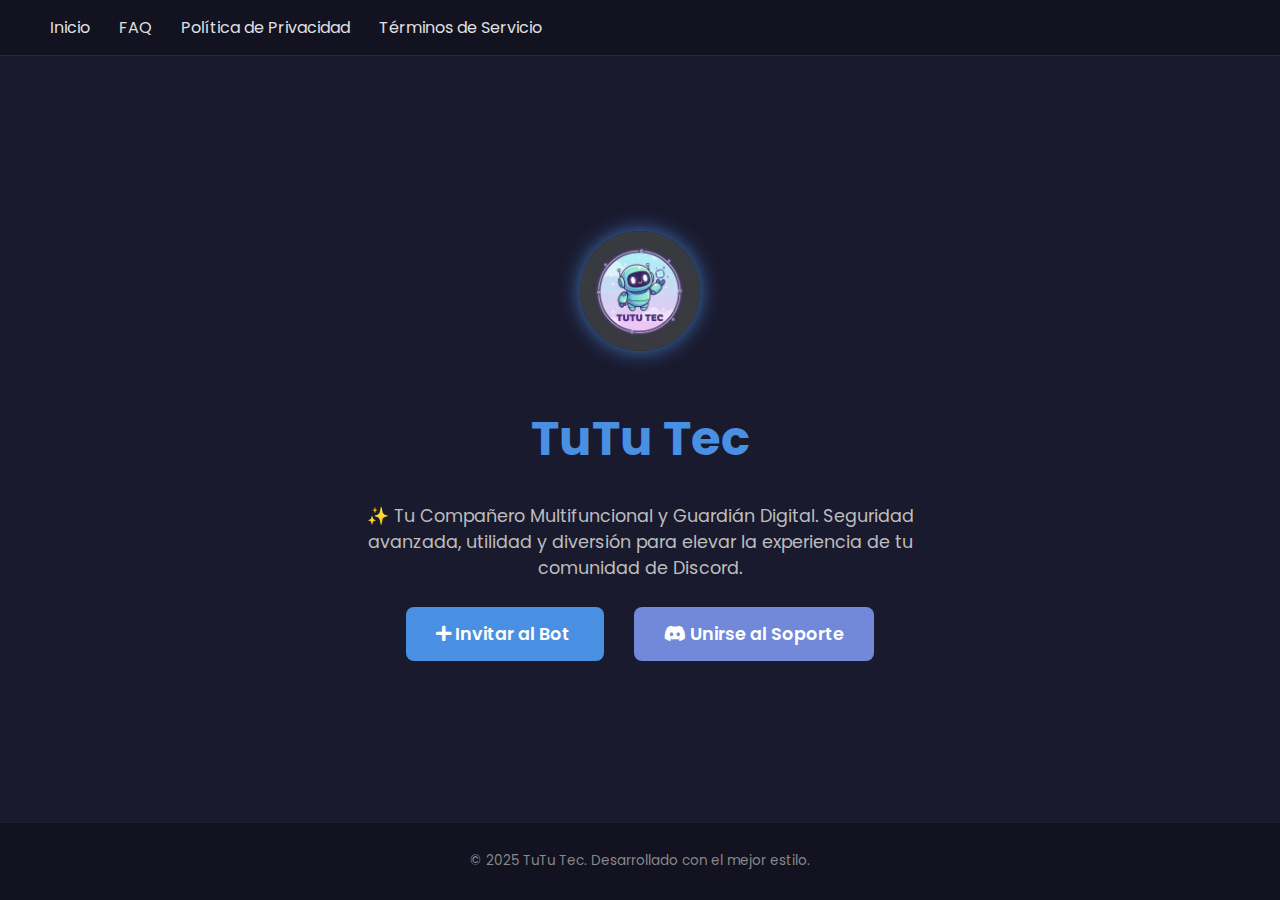
<file: index.html>
<!DOCTYPE html>
<html lang="es">
<head>
    <meta charset="UTF-8">
    <meta name="viewport" content="width=device-width, initial-scale=1.0">
    <title>TuTu Tec - Bot de Discord</title>
    <link rel="stylesheet" href="assets/style.css"> 
    <link href="https://fonts.googleapis.com/css2?family=Poppins:wght@400;600;700&display=swap" rel="stylesheet">
    <link rel="stylesheet" href="https://cdnjs.cloudflare.com/ajax/libs/font-awesome/5.15.4/css/all.min.css">
</head>
<body>

    <nav class="navbar">
        <div class="nav-links">
            <a href="index.html">Inicio</a> 
            <a href="faq.html">FAQ</a>
            <a href="privacy.html">Política de Privacidad</a>
            <a href="terms.html">Términos de Servicio</a> 
        </div>
        
    </nav>

    <main class="main-content">
        
        <img src="assets/TuTu Tec - Bot.jpg" alt="Logo TuTu Tec Bot" class="bot-logo">
        
        <h1>TuTu Tec</h1>
        
        <p class="description">
            ✨ Tu Compañero Multifuncional y Guardián Digital. Seguridad avanzada, utilidad y diversión para elevar la experiencia de tu comunidad de Discord.
        </p>

        <div class="cta-buttons-center">
            <a href="https://discord.com/oauth2/authorize?client_id=1438295541728678059&permissions=8&integration_type=0&scope=bot+applications.commands" target="_blank" class="btn btn-invite">
                <i class="fas fa-plus"></i> Invitar al Bot
            </a>
            <a href="https://discord.gg/e8NnSUaTYb" target="_blank" class="btn btn-support">
                <i class="fab fa-discord"></i> Unirse al Soporte
            </a>
        </div>
    </main>
    
    <footer>
        <p>&copy; 2025 TuTu Tec. Desarrollado con el mejor estilo.</p>
    </footer>

</body>
</html>
</file>
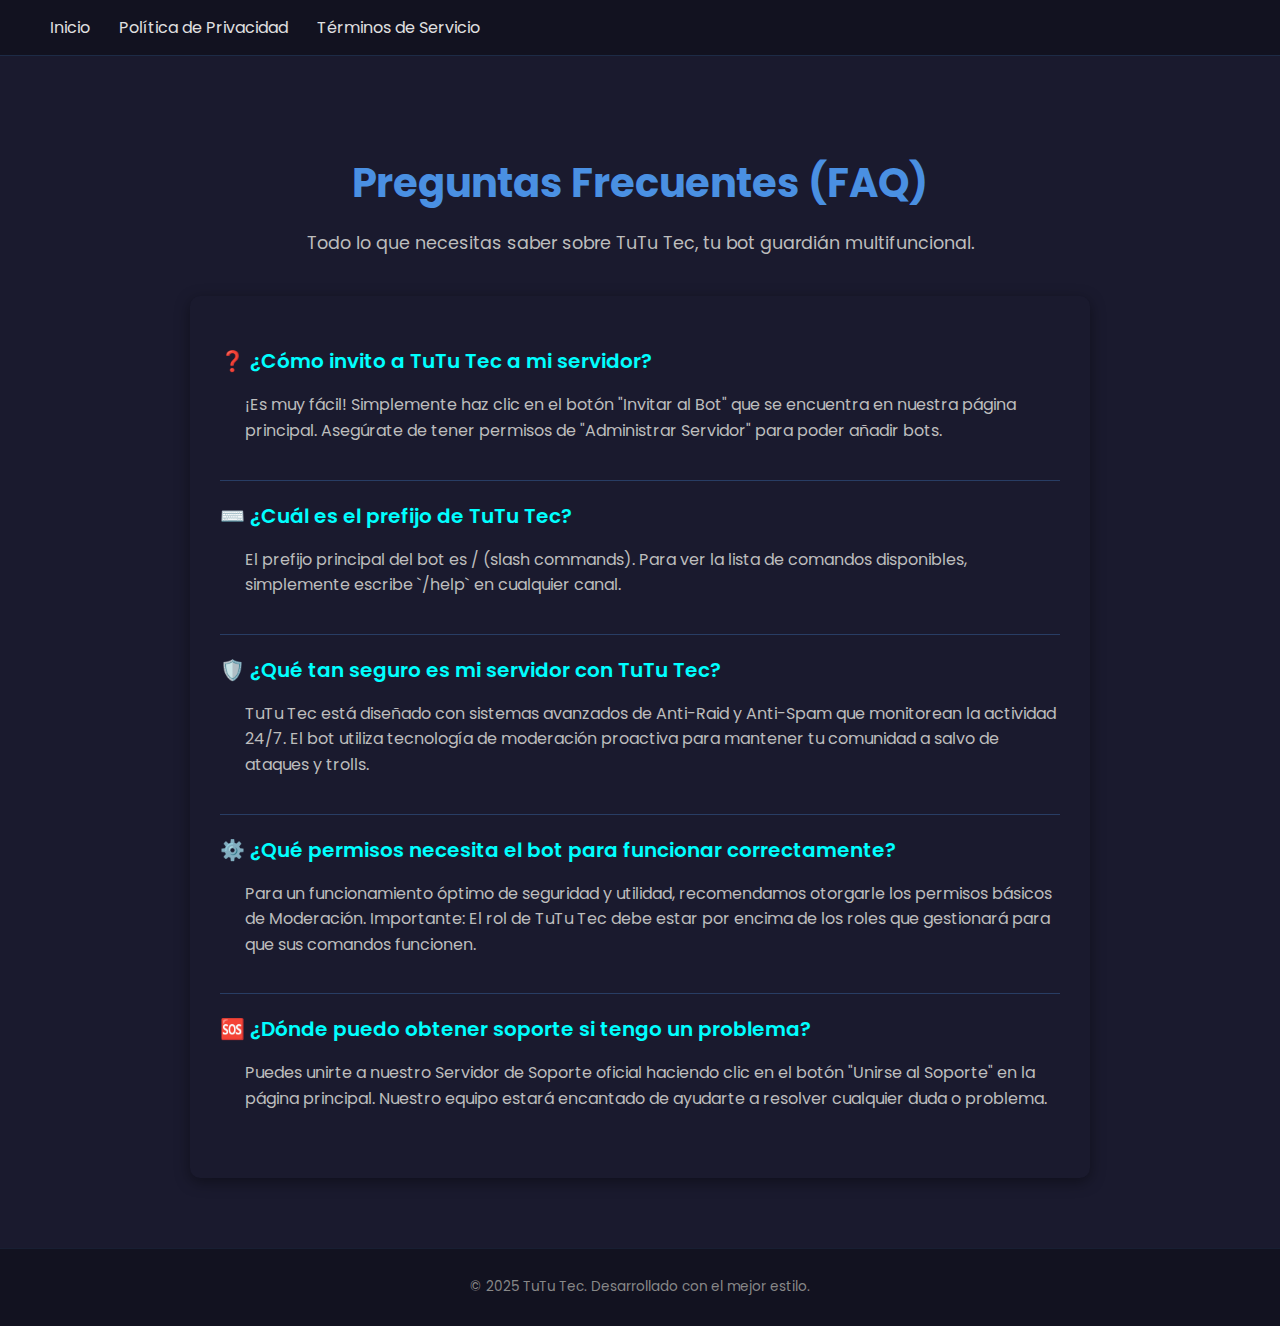
<file: faq.html>
<!DOCTYPE html>
<html lang="es">
<head>
    <meta charset="UTF-8">
    <meta name="viewport" content="width=device-width, initial-scale=1.0">
    <title>FAQ | TuTu Tec Bot</title>
    <link rel="stylesheet" href="assets/style.css"> 
    <link href="https://fonts.googleapis.com/css2?family=Poppins:wght@400;600;700&display=swap" rel="stylesheet">
</head>
<body>

    <nav class="navbar">
        <div class="nav-links">
            <a href="index.html">Inicio</a>
            <a href="privacy.html">Política de Privacidad</a>
            <a href="terms.html">Términos de Servicio</a> 
        </div>
        
    </nav>

    <main class="faq-content">
        <h1>Preguntas Frecuentes (FAQ)</h1>
        <p class="faq-intro">Todo lo que necesitas saber sobre TuTu Tec, tu bot guardián multifuncional.</p>
        
        <div class="faq-container">
            
            <div class="faq-item">
                <h3 class="faq-question">❓ ¿Cómo invito a TuTu Tec a mi servidor?</h3>
                <p class="faq-answer">¡Es muy fácil! Simplemente haz clic en el botón "Invitar al Bot" que se encuentra en nuestra página principal. Asegúrate de tener permisos de "Administrar Servidor" para poder añadir bots.</p>
            </div>
            
            <div class="faq-item">
                <h3 class="faq-question">⌨️ ¿Cuál es el prefijo de TuTu Tec?</h3>
                <p class="faq-answer">El prefijo principal del bot es / (slash commands). Para ver la lista de comandos disponibles, simplemente escribe `/help` en cualquier canal.</p>
            </div>
            
            <div class="faq-item">
                <h3 class="faq-question">🛡️ ¿Qué tan seguro es mi servidor con TuTu Tec?</h3>
                <p class="faq-answer">TuTu Tec está diseñado con sistemas avanzados de Anti-Raid y Anti-Spam que monitorean la actividad 24/7. El bot utiliza tecnología de moderación proactiva para mantener tu comunidad a salvo de ataques y trolls.</p>
            </div>

            <div class="faq-item">
                <h3 class="faq-question">⚙️ ¿Qué permisos necesita el bot para funcionar correctamente?</h3>
                <p class="faq-answer">Para un funcionamiento óptimo de seguridad y utilidad, recomendamos otorgarle los permisos básicos de Moderación. Importante: El rol de TuTu Tec debe estar por encima de los roles que gestionará para que sus comandos funcionen.</p>
            </div>
            
            <div class="faq-item">
                <h3 class="faq-question">🆘 ¿Dónde puedo obtener soporte si tengo un problema?</h3>
                <p class="faq-answer">Puedes unirte a nuestro Servidor de Soporte oficial haciendo clic en el botón "Unirse al Soporte" en la página principal. Nuestro equipo estará encantado de ayudarte a resolver cualquier duda o problema.</p>
            </div>
            
        </div>
    </main>

    <footer>
        <p>&copy; 2025 TuTu Tec. Desarrollado con el mejor estilo.</p>
    </footer>

</body>
</html>
</file>
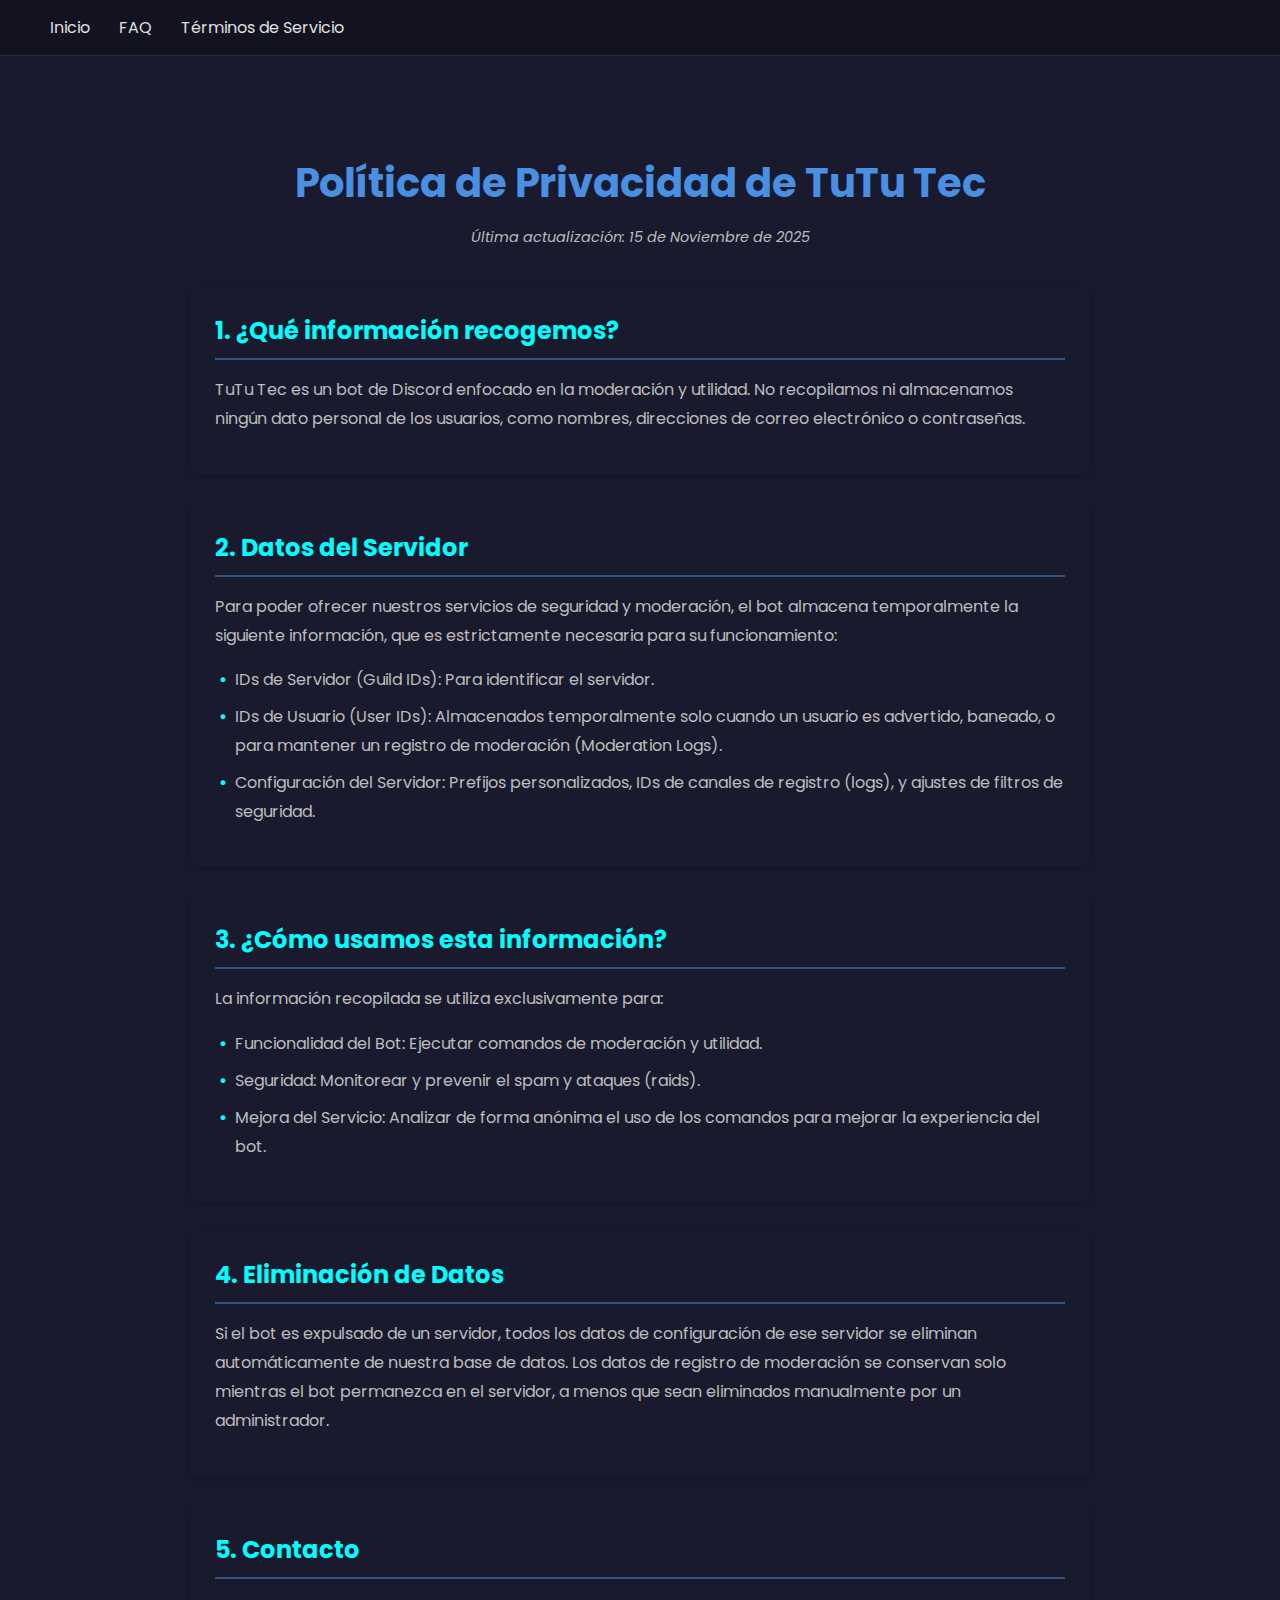
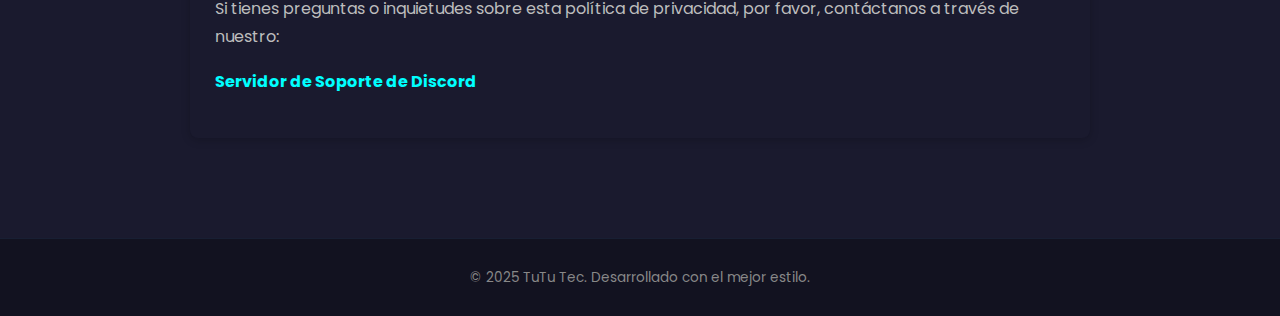
<file: privacy.html>
<!DOCTYPE html>
<html lang="es">
<head>
    <meta charset="UTF-8">
    <meta name="viewport" content="width=device-width, initial-scale=1.0">
    <title>Política de Privacidad | TuTu Tec Bot</title>
    <link rel="stylesheet" href="assets/style.css"> 
    <link href="https://fonts.googleapis.com/css2?family=Poppins:wght@400;600;700&display=swap" rel="stylesheet">
</head>
<body>

    <nav class="navbar">
        <div class="nav-links">
            <a href="index.html">Inicio</a>
            <a href="faq.html">FAQ</a>
            <a href="terms.html">Términos de Servicio</a> 
        </div>
       
    </nav>

    <main class="privacy-content">
        <h1>Política de Privacidad de TuTu Tec</h1>
        <p class="privacy-date">Última actualización: 15 de Noviembre de 2025</p>

        <section class="policy-section">
            <h2>1. ¿Qué información recogemos?</h2>
            <p>TuTu Tec es un bot de Discord enfocado en la moderación y utilidad. No recopilamos ni almacenamos ningún dato personal de los usuarios, como nombres, direcciones de correo electrónico o contraseñas.</p>
        </section>

        <section class="policy-section">
            <h2>2. Datos del Servidor</h2>
            <p>Para poder ofrecer nuestros servicios de seguridad y moderación, el bot almacena temporalmente la siguiente información, que es estrictamente necesaria para su funcionamiento:</p>
            <ul>
                <li>IDs de Servidor (Guild IDs): Para identificar el servidor.</li>
                <li>IDs de Usuario (User IDs): Almacenados temporalmente solo cuando un usuario es advertido, baneado, o para mantener un registro de moderación (Moderation Logs).</li>
                <li>Configuración del Servidor: Prefijos personalizados, IDs de canales de registro (logs), y ajustes de filtros de seguridad.</li>
            </ul>
        </section>

        <section class="policy-section">
            <h2>3. ¿Cómo usamos esta información?</h2>
            <p>La información recopilada se utiliza exclusivamente para:</p>
            <ul>
                <li>Funcionalidad del Bot: Ejecutar comandos de moderación y utilidad.</li>
                <li>Seguridad: Monitorear y prevenir el spam y ataques (raids).</li>
                <li>Mejora del Servicio: Analizar de forma anónima el uso de los comandos para mejorar la experiencia del bot.</li>
            </ul>
        </section>

        <section class="policy-section">
            <h2>4. Eliminación de Datos</h2>
            <p>Si el bot es expulsado de un servidor, todos los datos de configuración de ese servidor se eliminan automáticamente de nuestra base de datos. Los datos de registro de moderación se conservan solo mientras el bot permanezca en el servidor, a menos que sean eliminados manualmente por un administrador.</p>
        </section>

        <section class="policy-section">
            <h2>5. Contacto</h2>
            <p>Si tienes preguntas o inquietudes sobre esta política de privacidad, por favor, contáctanos a través de nuestro:</p>
            <p><a href="https://discord.gg/e8NnSUaTYb" class="contact-link">Servidor de Soporte de Discord</a></p>
        </section>
        
    </main>

    <footer>
        <p>&copy; 2025 TuTu Tec. Desarrollado con el mejor estilo.</p>
    </footer>

</body>
</html>
</file>
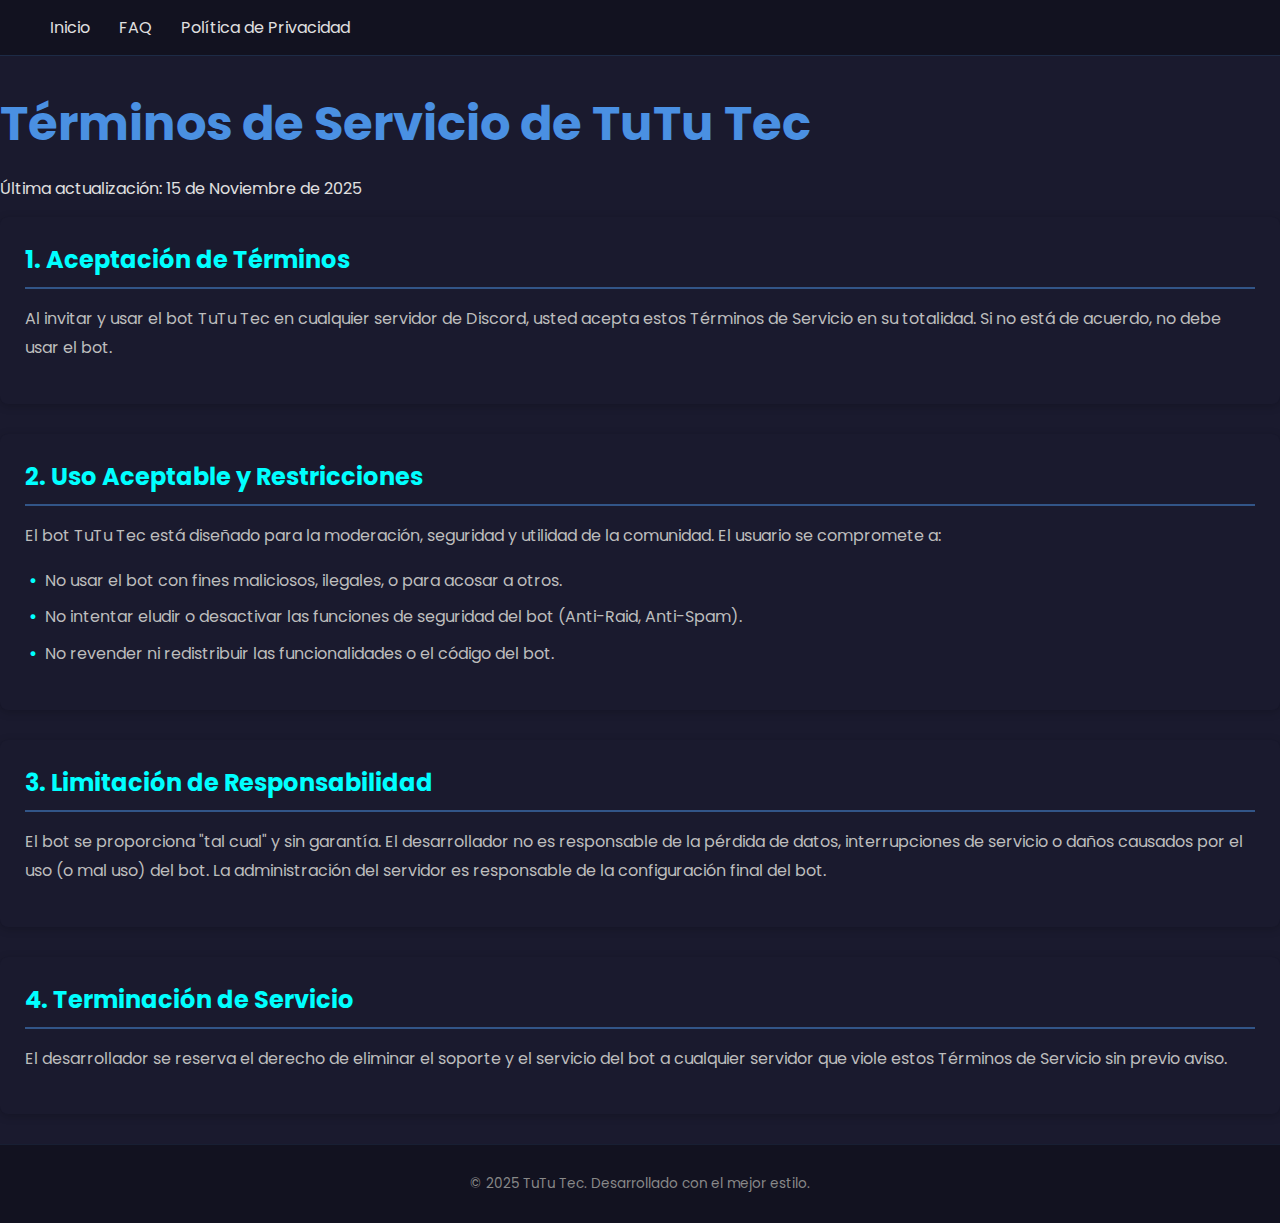
<file: terms.html>
<!DOCTYPE html>
<html lang="es">
<head>
    <meta charset="UTF-8">
    <meta name="viewport" content="width=device-width, initial-scale=1.0">
    <title>Términos de Servicio | TuTu Tec Bot</title>
    <link rel="stylesheet" href="assets/style.css"> 
    <link href="https://fonts.googleapis.com/css2?family=Poppins:wght@400;600;700&display=swap" rel="stylesheet">
</head>
<body>

    <nav class="navbar">
        <div class="nav-links">
            <a href="index.html">Inicio</a>
            <a href="faq.html">FAQ</a>
            <a href="privacy.html">Política de Privacidad</a>
        </div>
        
    </nav>

    <main class="terms-content">
        <h1>Términos de Servicio de TuTu Tec</h1>
        <p class="terms-date">Última actualización: 15 de Noviembre de 2025</p>

        <section class="policy-section">
            <h2>1. Aceptación de Términos</h2>
            <p>Al invitar y usar el bot TuTu Tec en cualquier servidor de Discord, usted acepta estos Términos de Servicio en su totalidad. Si no está de acuerdo, no debe usar el bot.</p>
        </section>

        <section class="policy-section">
            <h2>2. Uso Aceptable y Restricciones</h2>
            <p>El bot TuTu Tec está diseñado para la moderación, seguridad y utilidad de la comunidad. El usuario se compromete a:</p>
            <ul>
                <li>No usar el bot con fines maliciosos, ilegales, o para acosar a otros.</li>
                <li>No intentar eludir o desactivar las funciones de seguridad del bot (Anti-Raid, Anti-Spam).</li>
                <li>No revender ni redistribuir las funcionalidades o el código del bot.</li>
            </ul>
        </section>

        <section class="policy-section">
            <h2>3. Limitación de Responsabilidad</h2>
            <p>El bot se proporciona "tal cual" y sin garantía. El desarrollador no es responsable de la pérdida de datos, interrupciones de servicio o daños causados por el uso (o mal uso) del bot. La administración del servidor es responsable de la configuración final del bot.</p>
        </section>

        <section class="policy-section">
            <h2>4. Terminación de Servicio</h2>
            <p>El desarrollador se reserva el derecho de eliminar el soporte y el servicio del bot a cualquier servidor que viole estos Términos de Servicio sin previo aviso.</p>
        </section>
        
    </main>

    <footer>
        <p>&copy; 2025 TuTu Tec. Desarrollado con el mejor estilo.</p>
    </footer>

</body>
</html>
</file>
<file: assets/style.css>
/* --- Estilos Base --- */
:root {
    --color-dark: #1a1a2e; /* Azul muy oscuro, casi negro */
    --color-accent: #4a90e2; /* Azul bonito */
    --color-light: #e0e0e0;
}

body {
    margin: 0;
    background-color: var(--color-dark);
    color: var(--color-light);
    font-family: 'Poppins', sans-serif;
    min-height: 100vh;
    display: flex;
    flex-direction: column;
}

/* --- Barra de Navegación (Navbar) --- */
.navbar {
    display: flex;
    justify-content: space-between;
    align-items: center;
    padding: 15px 50px;
    background-color: rgba(0, 0, 0, 0.3); /* Transparencia sutil */
    border-bottom: 1px solid rgba(74, 144, 226, 0.2);
}

.nav-links a {
    color: var(--color-light);
    text-decoration: none;
    margin-right: 25px;
    font-weight: 400;
    transition: color 0.3s;
}

.nav-links a:hover {
    color: var(--color-accent);
}

/* Botón Personal (Navbar) */
.btn-personal {
    background-color: transparent;
    border: 2px solid var(--color-light);
    color: var(--color-light);
    padding: 8px 15px;
    border-radius: 5px;
    text-decoration: none;
    font-weight: 600;
    transition: all 0.3s;
}

.btn-personal:hover {
    background-color: var(--color-light);
    color: var(--color-dark);
}

/* --- Contenido Principal (Main) --- */
.main-content {
    flex-grow: 1; /* Para ocupar el espacio central */
    display: flex;
    flex-direction: column;
    justify-content: center;
    align-items: center;
    padding: 50px 20px;
    text-align: center;
}

.bot-logo {
    width: 120px;
    height: 120px;
    border-radius: 50%;
    margin-bottom: 20px;
    box-shadow: 0 0 20px rgba(74, 144, 226, 0.8); /* Brillo azul */
}

h1 {
    font-size: 3rem;
    font-weight: 700;
    color: var(--color-accent);
    margin-bottom: 10px;
}

.description {
    max-width: 600px;
    font-size: 1.1rem;
    color: #bdbdbd;
    margin-bottom: 40px;
}

/* Botones de Acción Centrales */
.cta-buttons-center a {
    text-decoration: none;
    padding: 15px 30px;
    margin: 0 15px;
    border-radius: 8px;
    font-weight: 600;
    font-size: 1.1rem;
    transition: transform 0.3s, box-shadow 0.3s;
}

.btn-invite {
    background-color: var(--color-accent); /* Azul Principal */
    color: white;
}

.btn-invite:hover {
    transform: translateY(-3px);
    box-shadow: 0 5px 15px rgba(74, 144, 226, 0.5);
}

.btn-support {
    background-color: #7289da; /* Color Discord */
    color: white;
}

.btn-support:hover {
    transform: translateY(-3px);
    box-shadow: 0 5px 15px rgba(114, 137, 218, 0.5);
}

/* Pie de Página */
footer {
    padding: 15px;
    background-color: rgba(0, 0, 0, 0.3);
    border-top: 1px solid rgba(74, 144, 226, 0.1);
    color: #888;
    font-size: 0.85rem;
    text-align: center;
}

/* --- Estilos Específicos para FAQ --- */
.faq-content {
    max-width: 900px;
    margin: 50px auto;
    padding: 20px;
    text-align: left;
}

.faq-content h1 {
    text-align: center;
    margin-bottom: 10px;
    font-size: 2.5rem;
}

.faq-intro {
    text-align: center;
    color: #bdbdbd;
    margin-bottom: 40px;
    font-size: 1.1rem;
}

.faq-container {
    background-color: #1a1a2e; /* Fondo del contenedor (mismo color que el Dark-Blue del body) */
    padding: 30px;
    border-radius: 10px;
    box-shadow: 0 4px 15px rgba(0, 0, 0, 0.4);
}

.faq-item {
    border-bottom: 1px solid rgba(74, 144, 226, 0.3); /* Línea divisoria azul suave */
    padding: 20px 0;
}

.faq-item:last-child {
    border-bottom: none; /* Quitar línea en el último elemento */
}

.faq-question {
    color: #00ffff; /* Color de acento para la pregunta */
    font-size: 1.25rem;
    margin-top: 0;
    margin-bottom: 10px;
    font-weight: 600;
}

.faq-answer {
    color: #bdbdbd;
    line-height: 1.6;
    margin-left: 25px; /* Pequeña indentación */
}

/* --- Estilos Específicos para Política de Privacidad --- */
.privacy-content {
    max-width: 900px;
    margin: 50px auto;
    padding: 20px;
    text-align: left;
}

.privacy-content h1 {
    text-align: center;
    margin-bottom: 10px;
    font-size: 2.5rem;
}

.privacy-date {
    text-align: center;
    color: #bdbdbd;
    margin-bottom: 40px;
    font-size: 0.9rem;
    font-style: italic;
}

.policy-section {
    background-color: #1a1a2e;
    padding: 25px;
    border-radius: 8px;
    margin-bottom: 30px;
    box-shadow: 0 2px 10px rgba(0, 0, 0, 0.2);
}

.policy-section h2 {
    color: #00ffff; /* Color de acento para los títulos de sección */
    font-size: 1.5rem;
    margin-top: 0;
    border-bottom: 2px solid rgba(74, 144, 226, 0.5);
    padding-bottom: 10px;
    margin-bottom: 15px;
}

.policy-section p, .policy-section li {
    color: #bdbdbd;
    line-height: 1.8;
}

.policy-section ul {
    list-style-type: none;
    padding-left: 0;
}

.policy-section li {
    margin-bottom: 8px;
    padding-left: 20px;
    position: relative;
}

.policy-section li:before {
    content: "•";
    color: #00ffff;
    font-weight: bold;
    display: inline-block;
    width: 1em;
    margin-left: -1em;
}

.contact-link {
    color: #00ffff;
    text-decoration: none;
    font-weight: bold;
}

.contact-link:hover {
    text-decoration: underline;
}
</file>
